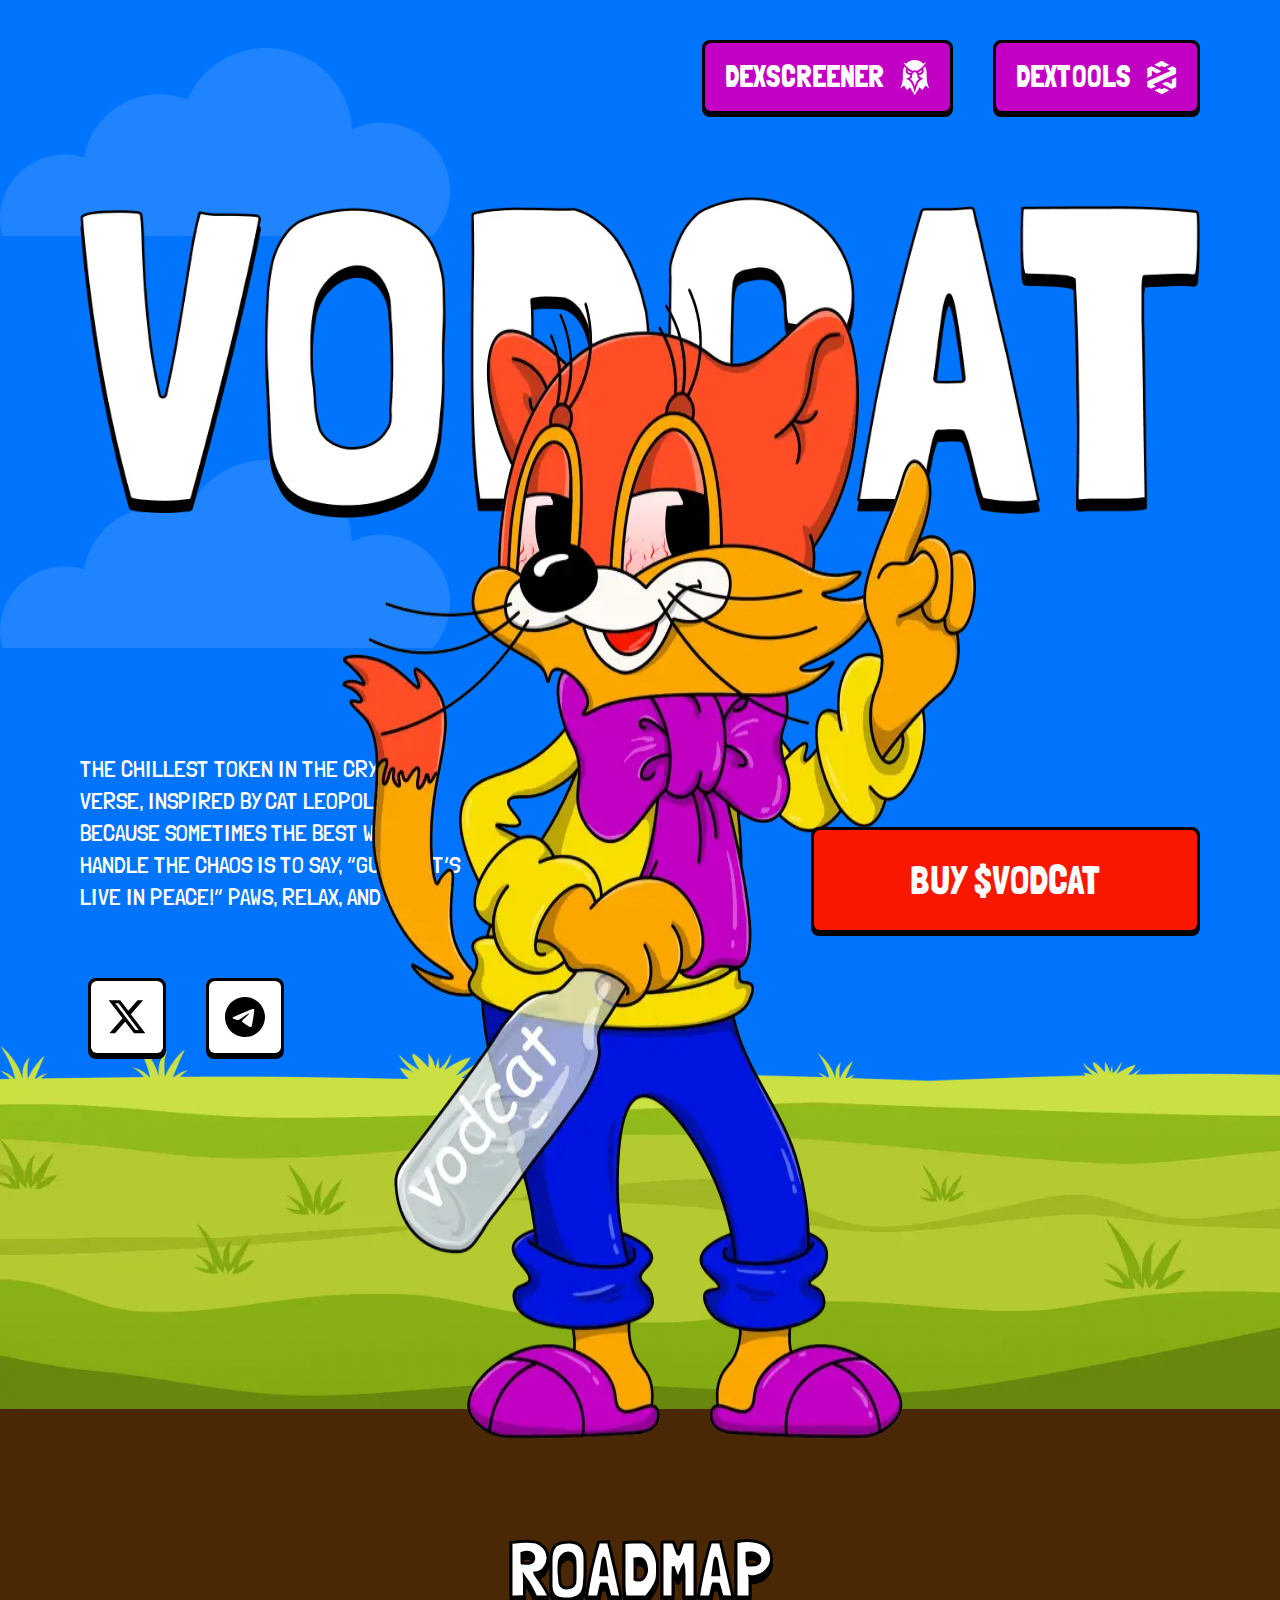
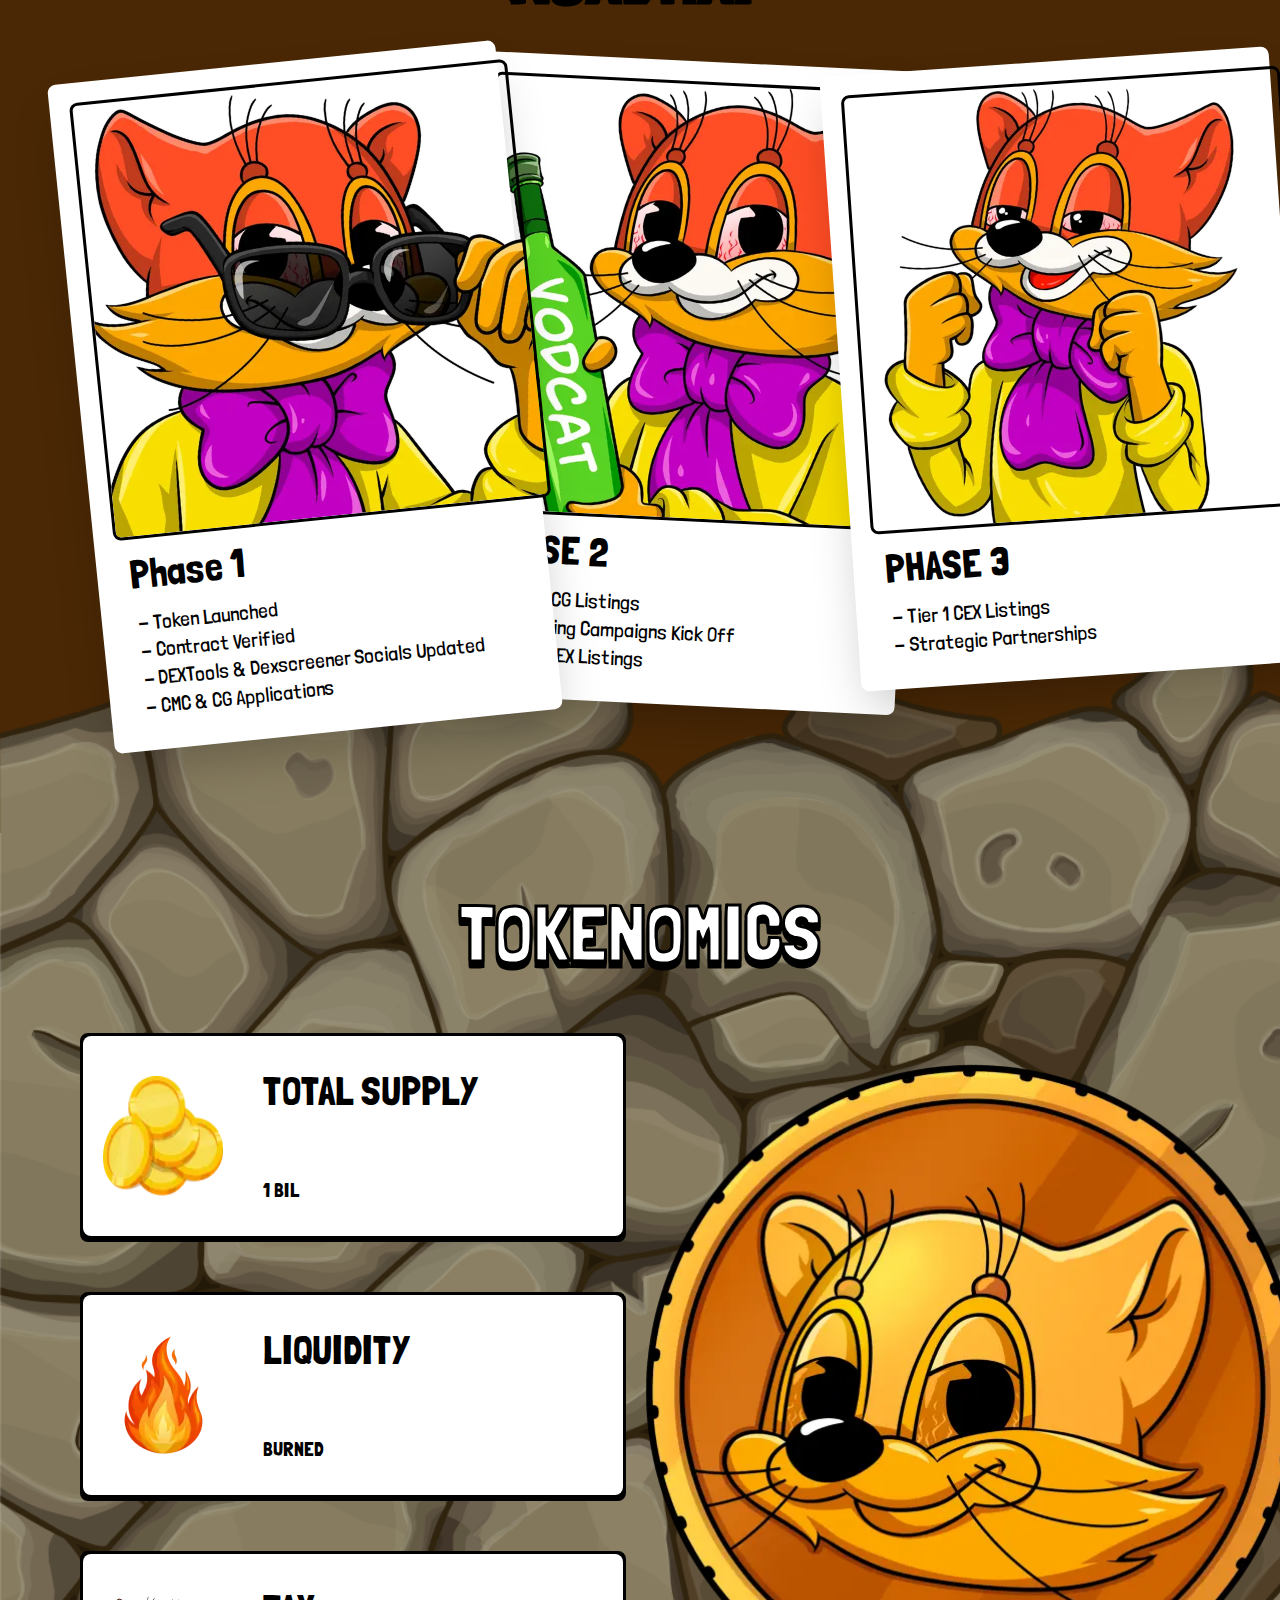
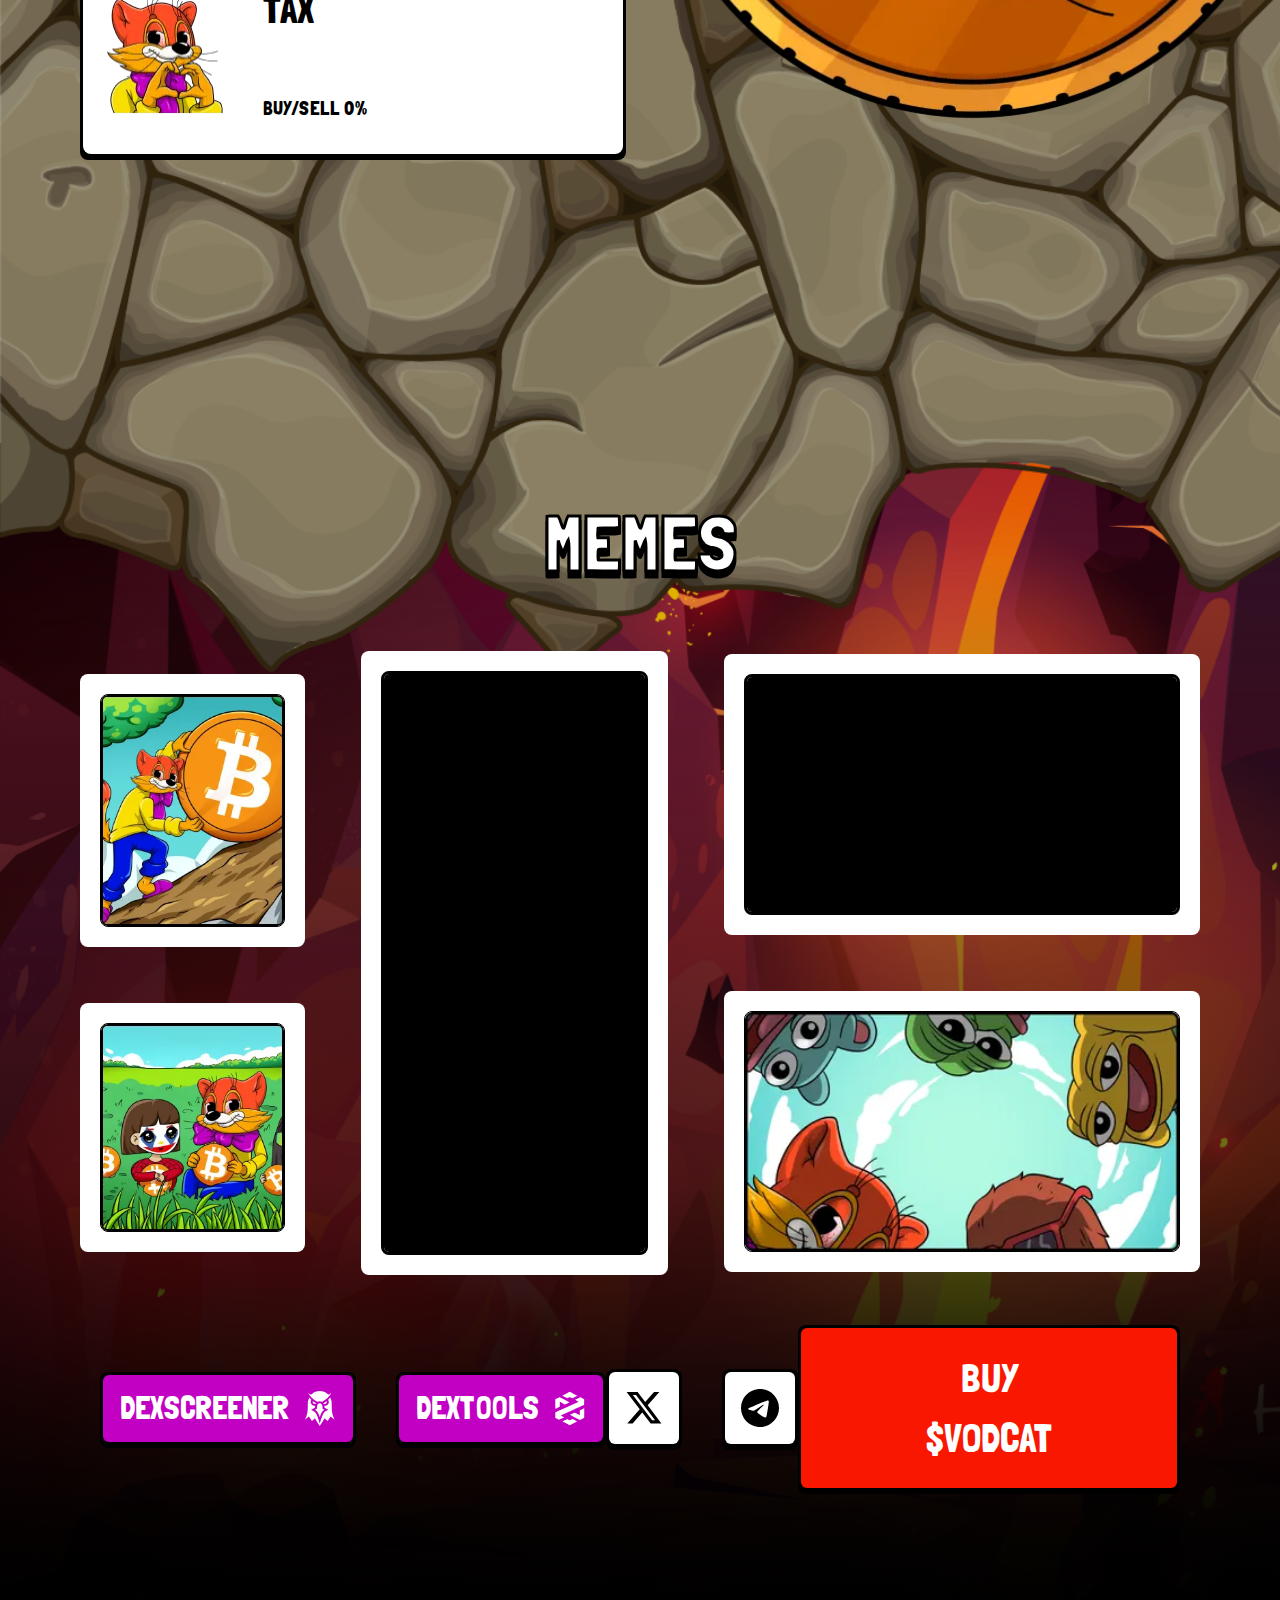
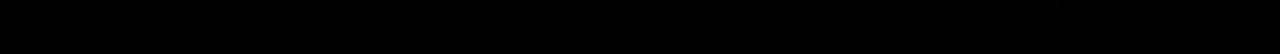
<file: index.html>
<!DOCTYPE html>
<html lang="en">
  <head>
    <meta charset="utf-8" />
    <meta name="viewport" content="width=device-width, initial-scale=1" />
    <link
      rel="preload"
      href="/_next/static/media/4006fd78dda1f23e-s.p.woff2"
      as="font"
      crossorigin=""
      type="font/woff2"
    />
    <link
      rel="preload"
      href="/_next/static/media/7a116bc736d7e8ca-s.p.woff2"
      as="font"
      crossorigin=""
      type="font/woff2"
    />
    <link
      rel="stylesheet"
      href="/_next/static/css/e3f47611c3e66ba5.css"
      data-precedence="next"
    />
    <link
      rel="preload"
      as="script"
      fetchPriority="low"
      href="/_next/static/chunks/webpack-766b914ae7e9a74c.js"
    />
    <script
      src="/_next/static/chunks/fd9d1056-62aaf4b921c84028.js"
      async=""
    ></script>
    <script src="/_next/static/chunks/23-fa1e6a3406297a1d.js" async=""></script>
    <script
      src="/_next/static/chunks/main-app-f73cdb3bce740b12.js"
      async=""
    ></script>
    <script
      src="/_next/static/chunks/678-2136836774fc4d6c.js"
      async=""
    ></script>
    <script
      src="/_next/static/chunks/app/page-56ac1a934164b72a.js"
      async=""
    ></script>
    <title>$VODCAT - PAWS, RELAX AND HODL</title>
    <link rel="icon" href="/favicon.ico" type="image/x-icon" sizes="16x16" />
    <meta name="next-size-adjust" />
    <script
      src="/_next/static/chunks/polyfills-78c92fac7aa8fdd8.js"
      nomodule=""
    ></script>
  </head>
  <body class="__variable_44976d antialiased">
    <main
      class="flex flex-col items-center bg-white font-londrina min-h-screen justify-start w-screen h-full"
    >
      <article
        class="flex relative flex-col items-center pt-5 md:pt-10 w-full bg-customBlue"
      >
        <header
          class="flex w-full justify-end lg:justify-between container z-20"
        >
          <div
            class="gap-x-5 xl:gap-x-10 text-lg lg:text-2xl xl:text-3xl hidden lg:flex"
          >
          </div>
          <div
            class="gap-x-5 xl:gap-x-10 text-lg lg:text-2xl xl:text-3xl hidden lg:flex"
          >
            <a
              href="https://dexscreener.com/ethereum/0xComingSoon"
              target="_blank"
              rel="noopener noreferrer"
              ><div
                class="rounded-lg bg-black border-black border-[3px] border-b-[6px]"
              >
                <button
                  class="flex text-center cursor-pointer justify-center items-center rounded-md uppercase w-full hover:brightness-90 bg-customPurple text-white py-3 px-4 xl:py-4 xl:px-5"
                >
                  Dexscreener<img
                    alt="dexscreener"
                    loading="lazy"
                    width="30"
                    height="35"
                    decoding="async"
                    data-nimg="1"
                    class="ml-2 xl:ml-4 h-[30px] xl:w-[30px] xl:h-[35px]"
                    style="color: transparent"
                    src="/icons/screener.svg"
                  />
                </button></div></a
            ><a
              href="https://www.dextools.io/app/en/ether/pair-explorer/0xComingSoon"
              target="_blank"
              rel="noopener noreferrer"
              ><div
                class="rounded-lg bg-black border-black border-[3px] border-b-[6px]"
              >
                <button
                  class="flex text-center cursor-pointer justify-center items-center rounded-md uppercase w-full hover:brightness-90 bg-customPurple text-white py-3 px-4 xl:py-4 xl:px-5"
                >
                  Dextools<img
                    alt="dextools"
                    loading="lazy"
                    width="30"
                    height="35"
                    decoding="async"
                    data-nimg="1"
                    class="ml-2 xl:ml-4 h-[30px] xl:w-[30px] xl:h-[35px]"
                    style="color: transparent"
                    src="/icons/tools.svg"
                  />
                </button></div
            ></a>
          </div>
          <div class="flex lg:hidden">
            <div
              class="rounded-lg bg-black border-black border-[3px] border-b-[6px]"
            >
              <button
                class="flex text-center cursor-pointer justify-center items-center rounded-md uppercase w-full hover:brightness-90 bg-customYellow text-black py-3 px-4 xl:py-4 xl:px-5"
              >
                Info
              </button>
            </div>
          </div>
        </header>
        <section
          class="w-full z-10 flex flex-col items-start justify-start container"
        >
          <div
            class="mt-2 lg:mt-10 xl:mt-20 w-full h-[200px] md:h-[300px] lg:h-[500px] relative z-10"
          >
            <img
              alt="VODCAT"
              loading="lazy"
              decoding="async"
              data-nimg="fill"
              style="
                position: absolute;
                height: 100%;
                width: 100%;
                left: 0;
                top: 0;
                right: 0;
                bottom: 0;
                object-fit: contain;
                color: transparent;
              "
              sizes="100vw"
              src="/hero/hero-text.png"
            />
          </div>
          <div
            class="flex w-full flex-col md:flex-row justify-between items-center mt-0 mf:mt-10 lg:mt-14 md:mb-[350px]"
          >
            <div class="flex flex-col">
              <p
                class="text-white text-xl xl:text-2xl uppercase font-light max-w-[300px] lg:max-w-[350px] xl:max-w-[400px]"
              >
              - Token Launched
              - Contract Verified
              - DEXTools & Dexscreener Socials Updated
              - CMC & CG Applications
              </p>
              <div
                class="mt-4 md:mt-[65px] ml-2 flex justify-center md:justify-start gap-x-10"
              >
                <div
                  class="rounded-lg bg-black border-black border-[3px] border-b-[6px]"
                >
                  <a
                    href="https://x.com/vodcatcoinerc20"
                    target="_blank"
                    rel="noopener noreferrer"
                    ><div class="bg-white rounded-md p-3 xl:p-4">
                      <img
                        alt="twitter"
                        loading="lazy"
                        width="40"
                        height="40"
                        decoding="async"
                        data-nimg="1"
                        class="w-[30px] h-[30px] xl:w-[40px] xl:h-[40px]"
                        style="color: transparent"
                        src="/icons/twitter.svg"
                      /></div
                  ></a>
                </div>
                <div
                  class="rounded-lg bg-black border-black border-[3px] border-b-[6px]"
                >
                  <a
                    href="https://t.me/vodcat_channel"
                    target="_blank"
                    rel="noopener noreferrer"
                    ><div class="bg-white rounded-md p-3 xl:p-4">
                      <img
                        alt="telegram"
                        loading="lazy"
                        width="40"
                        height="40"
                        decoding="async"
                        data-nimg="1"
                        class="w-[30px] h-[30px] xl:w-[40px] xl:h-[40px]"
                        style="color: transparent"
                        src="/icons/telegram.svg"
                      /></div
                  ></a>
                </div>
              </div>
            </div>
            <div class="mb-[50px] mt-6 md:mt-0 z-30">
              <a
                href="https://app.uniswap.org/swap?inputCurrency=ETH"
                target="_blank"
                rel="noopener noreferrer"
                ><div
                  class="rounded-lg bg-black border-black border-[3px] border-b-[6px]"
                >
                  <button
                    class="flex text-center cursor-pointer justify-center items-center rounded-md uppercase w-full hover:brightness-90 bg-customRed text-white py-3 md:py-4 xl:py-5 px-10 md:px-14 xl:px-24 text-[24px] md:text-[30px] xl:text-[40px]"
                  >
                    Buy $VODCAT
                  </button>
                </div></a
              >
            </div>
          </div>
          <img
            alt="cat"
            loading="lazy"
            width="1000"
            height="1200"
            decoding="async"
            data-nimg="1"
            class="absolute z-20 hidden lg:flex w-[750px] h-[900px] xl:w-[1000px] xl:h-[1200px] top-[270px] left-1/2 transform -translate-x-1/2"
            style="color: transparent"
            src="/hero/hero.png"
          />
        </section>
        <div class="absolute w-screen h-[1000px] overflow-hidden">
          <div class="relative w-full h-full">
            <img
              alt="Moving Cloud"
              loading="lazy"
              width="450"
              height="225"
              decoding="async"
              data-nimg="1"
              class="absolute top-2 opacity-30 animate-cloud-move"
              style="color: transparent"
              src="/hero/cloud.png"
            /><img
              alt="Moving Cloud"
              loading="lazy"
              width="450"
              height="225"
              decoding="async"
              data-nimg="1"
              class="absolute top-2 animate-cloud-move delay-10000 transform translate-x-[100vw]"
              style="color: transparent"
              src="/hero/cloud.png"
            /><img
              alt="Moving Cloud"
              loading="lazy"
              width="450"
              height="225"
              decoding="async"
              data-nimg="1"
              class="absolute top-[420px] opacity-30 delay-3000 animate-cloud-move"
              style="color: transparent"
              src="/hero/cloud.png"
            /><img
              alt="Moving Cloud"
              loading="lazy"
              width="450"
              height="225"
              decoding="async"
              data-nimg="1"
              class="absolute top-[420px] animate-cloud-move delay-13000 transform translate-x-[100vw]"
              style="color: transparent"
              src="/hero/cloud.png"
            /><img
              alt="Moving Cloud"
              loading="lazy"
              width="450"
              height="225"
              decoding="async"
              data-nimg="1"
              class="absolute hidden md:flex top-[770px] opacity-30 delay-5000 animate-cloud-move transform translate-x-[100vw]"
              style="color: transparent"
              src="/hero/cloud.png"
            /><img
              alt="Moving Cloud"
              loading="lazy"
              width="450"
              height="225"
              decoding="async"
              data-nimg="1"
              class="absolute hidden md:flex top-[770px] animate-cloud-move delay-15000 transform translate-x-[100vw]"
              style="color: transparent"
              src="/hero/cloud.png"
            />
          </div>
        </div>
        <img
          alt="grass"
          loading="lazy"
          width="2000"
          height="600"
          decoding="async"
          data-nimg="1"
          class="absolute bottom-0 w-screen"
          style="color: transparent"
          src="/bg/bg1-2.png"
        />
      </article>
      <!-- <article
        class="flex items-center -mt-[80px] flex-col pt-10 w-full md:h-[1000px] bg-customBrown bg-no-repeat"
        style="
          background-image: url(&#x27;/bg/bg3.png&#x27;),
            url(&#x27;/bg/bg3b.png&#x27;);
          background-size: cover;
          background-position: top, top right;
        "
      >
        <section
          class="flex flex-col items-center justify-center mt-[60px] container"
        >
          <h1
            class="uppercase text-center text-[55px] md:text-[80px] text-stroke text-white"
          >
            Vodcat live chart
          </h1>
          <div class="rounded-lg w-full mt-4 md:mt-0">
            <div
              class="h-auto w-full bg-white p-2 md:p-5 mb-12 md:mb-0 rounded-lg overflow-hidden"
            >
              <iframe
                id="dextools-widget"
                title="DEXTools Trading Chart"
                width="100%"
                height="auto"
                style="
                  border-radius: 10px;
                  border: 3px solid black;
                  min-height: 400px;
                "
                src="https://www.dextools.io/widget-chart/en/solana/pe-light/479ekZizdwB756KbtW3jeMAQ8p6ozKiX6XXKsihDYFRv?theme=light&amp;chartType=2&amp;chartResolution=30&amp;drawingToolbars=false"
              ></iframe>
            </div>
          </div>
        </section>
      </article> -->
      <article
        class="flex items-center flex-col pt-4 md:pt-10 pb-[100px] w-full bg-customBrown bg-no-repeat"
      >
        <section
          class="flex flex-col items-center justify-center lg:mt-[60px] z-20 container"
        >
          <h1
            class="uppercase text-center text-[55px] md:text-[80px] text-stroke text-white"
          >
            Roadmap
          </h1>
          <div
            class="grid grid-cols-1 lg:grid-cols-3 gap-y-5 lg:gap-y-0 lg:gap-x-5 auto-rows-auto mt-8"
          >
            <div
              style="z-index: 10"
              class="bg-white text-black shadow-2xl self-start rounded-lg p-3 xl:p-5 flex flex-col w-[350px] xl:w-[450px]"
            >
              <div
                class="relative border-[3px] border-black overflow-hidden transition-all duration-300 hover:bg-customBlue rounded-lg h-[340px] xl:w-[440px] xl:h-[440px]"
              >
                <img
                  alt="Burn at 1M MC"
                  loading="lazy"
                  width="440"
                  height="440"
                  decoding="async"
                  data-nimg="1"
                  class="absolute top-0 z-20 w-full h-full"
                  style="color: transparent"
                  src="/roadmap/road1.png"
                /><img
                  alt="Moving Cloud"
                  loading="lazy"
                  width="225"
                  height="112"
                  decoding="async"
                  data-nimg="1"
                  class="z-0 top-12 opacity-30 transition-transform duration-500 ease-in-out translate-x-[450px] opacity-0"
                  style="color: transparent"
                  src="/hero/cloud.png"
                /><img
                  alt="Moving Cloud"
                  loading="lazy"
                  width="225"
                  height="112"
                  decoding="async"
                  data-nimg="1"
                  class="absolute top-[200px] left-0 transition-transform duration-500 ease-in-out -translate-x-[225px] opacity-0"
                  style="color: transparent"
                  src="/hero/cloud.png"
                />
              </div>
              <h1 class="px-3 text-[30px] xl:text-[40px] my-[5px]">
                PHASE 1
              </h1>
              <p class="px-3 font-light text-lg xl:text-xl mb-[10px]">
                - Token Launched
                - Contract Verified
                - DEXTools & Dexscreener Socials Updated
                - CMC & CG Applications
              </p>
            </div>
            <div
              class="bg-white text-black shadow-2xl self-start rounded-lg p-3 xl:p-5 flex flex-col w-[350px] xl:w-[450px]"
            >
              <div
                class="relative border-[3px] border-black overflow-hidden transition-all duration-300 hover:bg-customBlue rounded-lg h-[340px] xl:w-[440px] xl:h-[440px]"
              >
                <img
                  alt="Burn at 5M MC"
                  loading="lazy"
                  width="440"
                  height="440"
                  decoding="async"
                  data-nimg="1"
                  class="absolute top-0 z-20 w-full h-full"
                  style="color: transparent"
                  src="/roadmap/road2.png"
                /><img
                  alt="Moving Cloud"
                  loading="lazy"
                  width="225"
                  height="112"
                  decoding="async"
                  data-nimg="1"
                  class="z-0 top-12 opacity-30 transition-transform duration-500 ease-in-out translate-x-[450px] opacity-0"
                  style="color: transparent"
                  src="/hero/cloud.png"
                /><img
                  alt="Moving Cloud"
                  loading="lazy"
                  width="225"
                  height="112"
                  decoding="async"
                  data-nimg="1"
                  class="absolute top-[200px] left-0 transition-transform duration-500 ease-in-out -translate-x-[225px] opacity-0"
                  style="color: transparent"
                  src="/hero/cloud.png"
                />
              </div>
              <h1 class="px-3 text-[30px] xl:text-[40px] my-[5px]">
                
PHASE 2
              </h1>
              <p class="px-3 font-light text-lg xl:text-xl mb-[10px]">
                - CMC & CG Listings
                - Marketing Campaigns Kick Off
                - Tier 2 CEX Listings
              </p>
            </div>
            <div
              class="bg-white text-black shadow-2xl self-start rounded-lg p-3 xl:p-5 flex flex-col w-[350px] xl:w-[450px]"
            >
              <div
                class="relative border-[3px] border-black overflow-hidden transition-all duration-300 hover:bg-customBlue rounded-lg h-[340px] xl:w-[440px] xl:h-[440px]"
              >
                <img
                  alt="Burn at 10M MC"
                  loading="lazy"
                  width="440"
                  height="440"
                  decoding="async"
                  data-nimg="1"
                  class="absolute top-0 z-20 w-full h-full"
                  style="color: transparent"
                  src="/roadmap/road3.png"
                /><img
                  alt="Moving Cloud"
                  loading="lazy"
                  width="225"
                  height="112"
                  decoding="async"
                  data-nimg="1"
                  class="z-0 top-12 opacity-30 transition-transform duration-500 ease-in-out translate-x-[450px] opacity-0"
                  style="color: transparent"
                  src="/hero/cloud.png"
                /><img
                  alt="Moving Cloud"
                  loading="lazy"
                  width="225"
                  height="112"
                  decoding="async"
                  data-nimg="1"
                  class="absolute top-[200px] left-0 transition-transform duration-500 ease-in-out -translate-x-[225px] opacity-0"
                  style="color: transparent"
                  src="/hero/cloud.png"
                />
              </div>
              <h1 class="px-3 text-[30px] xl:text-[40px] my-[5px]">
                PHASE 3
              </h1>
              <p class="px-3 font-light text-lg xl:text-xl mb-[10px]">
                - CMC & CG Listings
                - Marketing Campaigns Kick Off
                - Tier 2 CEX Listings
              </p>
            </div>
          </div>
        </section>
      </article>
      <article
        class="flex items-center z-10 -mt-[350px] md:-mt-[300px] flex-col md:pt-10 w-full bg-no-repeat bg-cover"
        style="background-image: url(&#x27;/bg/bg4.png&#x27;)"
      >
        <section
          class="flex flex-col items-center w-full h-[900px] xl:h-[1400px] container mt-[300px]"
        >
          <h1
            class="uppercase text-center text-[55px] md:text-[80px] text-stroke text-white"
          >
            Tokenomics
          </h1>
          <div
            class="flex justify-center lg:justify-between items-center w-full mt-10"
          >
            <div class="flex flex-col gap-y-[20px] md:gap-y-[50px]">
              <div
                class="rounded-lg bg-black border-black border-[3px] border-b-[6px]"
              >
                <div
                  class="bg-white hover:bg-customBlue flex px-2 md:px-3 xl:px-5 py-5 xl:py-10 rounded-lg text-black w-full md:w-[400px] xl:w-[540px]"
                >
                  <img
                    alt="supply"
                    loading="lazy"
                    width="120"
                    height="120"
                    decoding="async"
                    data-nimg="1"
                    class="w-[80px] h-[80px] xl:w-[120px] xl:h-[120px]"
                    style="color: transparent"
                    src="/tokenomics/supply.png"
                  />
                  <div
                    class="ml-5 xl:ml-10 flex flex-col justify-between uppercase"
                  >
                    <h1 class="text-[30px] xl:text-[40px] -mt-[15px]">
                      Total supply
                    </h1>
                    <p class="text-lg xl:text-xl text-left -mb-[8px]">1 bil</p>
                  </div>
                </div>
              </div>
              <div
                class="rounded-lg bg-black border-black border-[3px] border-b-[6px]"
              >
                <div
                  class="bg-white hover:bg-customBlue flex px-2 md:px-3 xl:px-5 py-5 xl:py-10 rounded-lg text-black w-full md:w-[400px] xl:w-[540px]"
                >
                  <img
                    alt="liquidity"
                    loading="lazy"
                    width="120"
                    height="120"
                    decoding="async"
                    data-nimg="1"
                    class="w-[80px] h-[80px] xl:w-[120px] xl:h-[120px]"
                    style="color: transparent"
                    src="/tokenomics/liquidity.png"
                  />
                  <div
                    class="ml-5 xl:ml-10 flex flex-col justify-between uppercase"
                  >
                    <h1 class="text-[30px] xl:text-[40px] -mt-[15px]">
                      Liquidity
                    </h1>
                    <p class="text-lg xl:text-xl text-left -mb-[8px]">Burned</p>
                  </div>
                </div>
              </div>
              <div
                class="rounded-lg bg-black border-black border-[3px] border-b-[6px]"
              >
                <div
                  class="bg-white hover:bg-customBlue flex px-2 md:px-3 xl:px-5 py-5 xl:py-10 rounded-lg text-black w-full md:w-[400px] xl:w-[540px]"
                >
                  <img
                    alt="tax"
                    loading="lazy"
                    width="120"
                    height="120"
                    decoding="async"
                    data-nimg="1"
                    class="w-[80px] h-[80px] xl:w-[120px] xl:h-[120px]"
                    style="color: transparent"
                    src="/tokenomics/tax.png"
                  />
                  <div
                    class="ml-5 xl:ml-10 flex flex-col justify-between uppercase"
                  >
                    <h1 class="text-[30px] xl:text-[40px] -mt-[15px]">Tax</h1>
                    <p class="text-lg xl:text-xl text-left -mb-[8px]">
                      BUY/SELL 0%
                    </p>
                  </div>
                </div>
              </div>
            </div>
            <img
              alt="token"
              loading="lazy"
              width="700"
              height="700"
              decoding="async"
              data-nimg="1"
              class="hidden lg:flex w-[450px] h-[450px] xl:w-[700px] xl:h-[700px]"
              style="color: transparent"
              src="/tokenomics/coin.png"
            />
          </div>
        </section>
      </article>
      <article
        class="flex items-center -mt-[360px] md:-mt-[230px] flex-col pt-10 w-full bg-customBrown bg-no-repeat bg-cover"
        style="
          background-image: linear-gradient(to bottom, transparent, black),
            url(&#x27;/bg/bg5.png&#x27;);
        "
      >
        <section class="flex flex-col items-center w-full container z-20">
          <h1
            class="uppercase text-center text-[55px] md:text-[80px] text-stroke text-white"
          >
            Memes
          </h1>
          <div class="flex flex-col items-center lg:flex-row gap-14 mt-12">
            <div
              class="bg-white relative hover:bg-customYellow p-5 rounded-lg w-[360px] h-[400px] md:w-[407px] md:h-[624px]"
            >
              <div
                class="absolute top-0 left-0 w-full h-full p-5 overflow-hidden"
              >
                <video
                  autoplay=""
                  playsinline=""
                  loop=""
                  muted=""
                  preload="none"
                  width="407"
                  height="624"
                  class="top-0 left-0 w-full h-full object-cover rounded-lg border-[3px] border-black"
                >
                  <source src="/memes/video3.mp4" type="video/mp4" class="" />
                  Your browser does not support the video tag.
                </video>
              </div>
            </div>
            <div class="flex flex-col space-y-14">
              <div
                class="bg-white relative hover:bg-customYellow p-5 rounded-lg w-[360px] h-[400px] md:w-[476px] md:h-[281px]"
              >
                <div
                  class="absolute top-0 left-0 w-full h-full p-5 overflow-hidden"
                >
                  <video
                    autoplay=""
                    playsinline=""
                    loop=""
                    muted=""
                    preload="none"
                    width="476"
                    height="281"
                    class="top-0 left-0 w-full h-full object-cover rounded-lg border-[3px] border-black"
                  >
                    <source src="/memes/video4.mp4" type="video/mp4" class="" />
                    Your browser does not support the video tag.
                  </video>
                </div>
              </div>
              <div class="bg-white hover:bg-customYellow p-5 rounded-lg">
                <img
                  alt="Image 3"
                  loading="lazy"
                  width="476"
                  height="163"
                  decoding="async"
                  data-nimg="1"
                  class="border border-black rounded-lg w-full"
                  style="color: transparent"
                  srcset="
                    /_next/image?url=%2Fmemes%2Fmeme5.png&amp;w=640&amp;q=75  1x,
                    /_next/image?url=%2Fmemes%2Fmeme5.png&amp;w=1080&amp;q=75 2x
                  "
                  src="/_next/image?url=%2Fmemes%2Fmeme5.png&amp;w=1080&amp;q=75"
                />
              </div>
            </div>
          </div>
          <footer
            class="flex flex-col items-center w-full xl:px-[20px] mt-[50px]"
          >
            <div
              class="flex flex-col gap-y-2 lg:gap-y-0 lg:flex-row justify-between items-center w-full"
            >
              <div
                class="flex gap-x-2 lg:gap-x-5 xl:gap-x-10 text-lg lg:text-2xl xl:text-[32px]"
              >
                <a
                  href="https://dexscreener.com/ethereum/0xComingSoon"
                  target="_blank"
                  rel="noopener noreferrer"
                  ><div
                    class="rounded-lg bg-black border-black border-[3px] border-b-[6px]"
                  >
                    <button
                      class="flex text-center cursor-pointer justify-center items-center rounded-md uppercase w-full hover:brightness-90 bg-customPurple text-white py-3 px-4 xl:py-4 xl:px-5"
                    >
                      Dexscreener<img
                        alt="dexscreener"
                        loading="lazy"
                        width="30"
                        height="35"
                        decoding="async"
                        data-nimg="1"
                        class="ml-2 xl:ml-4 h-[30px] xl:w-[30px] xl:h-[35px]"
                        style="color: transparent"
                        src="/icons/screener.svg"
                      />
                    </button></div></a
                ><a
                  href="https://www.dextools.io/app/en/ether/pair-explorer/0xComingSoon"
                  target="_blank"
                  rel="noopener noreferrer"
                  ><div
                    class="rounded-lg bg-black border-black border-[3px] border-b-[6px]"
                  >
                    <button
                      class="flex text-center cursor-pointer justify-center items-center rounded-md uppercase w-full hover:brightness-90 bg-customPurple text-white py-3 px-4 xl:py-4 xl:px-5"
                    >
                      Dextools<img
                        alt="dextools"
                        loading="lazy"
                        width="30"
                        height="35"
                        decoding="async"
                        data-nimg="1"
                        class="ml-2 xl:ml-4 h-[30px] xl:w-[30px] xl:h-[35px]"
                        style="color: transparent"
                        src="/icons/tools.svg"
                      />
                    </button></div
                ></a>
              </div>
              <div class="flex gap-x-2 lg:gap-x-5 xl:gap-x-10">
                <div
                  class="rounded-lg bg-black border-black border-[3px] border-b-[6px]"
                >
                  <a
                    href="https://x.com/vodcatcoinerc20"
                    target="_blank"
                    rel="noopener noreferrer"
                    ><div class="bg-white rounded-md p-3 xl:p-4">
                      <img
                        alt="twitter"
                        loading="lazy"
                        width="40"
                        height="40"
                        decoding="async"
                        data-nimg="1"
                        class="w-[30px] h-[30px] xl:w-[40px] xl:h-[40px]"
                        style="color: transparent"
                        src="/icons/twitter.svg"
                      /></div
                  ></a>
                </div>
                <div
                  class="rounded-lg bg-black border-black border-[3px] border-b-[6px]"
                >
                  <a
                    href="https://t.me/vodcat_channel"
                    target="_blank"
                    rel="noopener noreferrer"
                    ><div class="bg-white rounded-md p-3 xl:p-4">
                      <img
                        alt="telegram"
                        loading="lazy"
                        width="40"
                        height="40"
                        decoding="async"
                        data-nimg="1"
                        class="w-[30px] h-[30px] xl:w-[40px] xl:h-[40px]"
                        style="color: transparent"
                        src="/icons/telegram.svg"
                      /></div
                  ></a>
                </div>
              </div>
              <a
                href="https://app.uniswap.org/swap?inputCurrency=ETH"
                target="_blank"
                rel="noopener noreferrer"
                ><div
                  class="rounded-lg bg-black border-black border-[3px] border-b-[6px]"
                >
                  <button
                    class="flex text-center cursor-pointer justify-center items-center rounded-md uppercase w-full hover:brightness-90 bg-customRed text-white py-4 xl:py-5 px-14 xl:px-24 text-[24px] lg:text-[30px] xl:text-[40px]"
                  >
                    Buy $VODCAT
                  </button>
                </div></a
              >
            </div>
          </footer>
        </section>
      </article>
    </main>
    <script
      src="/_next/static/chunks/webpack-766b914ae7e9a74c.js"
      async=""
    ></script>
    <script>
      (self.__next_f = self.__next_f || []).push([0]);
      self.__next_f.push([2, null]);
    </script>
    <script>
      self.__next_f.push([
        1,
        '1:HL["/_next/static/media/4006fd78dda1f23e-s.p.woff2","font",{"crossOrigin":"","type":"font/woff2"}]\n2:HL["/_next/static/media/7a116bc736d7e8ca-s.p.woff2","font",{"crossOrigin":"","type":"font/woff2"}]\n3:HL["/_next/static/css/e3f47611c3e66ba5.css","style"]\n',
      ]);
    </script>
    <script>
      self.__next_f.push([
        1,
        '4:I[5751,[],""]\n6:I[8100,["678","static/chunks/678-2136836774fc4d6c.js","931","static/chunks/app/page-56ac1a934164b72a.js"],"Header"]\n7:I[8173,["678","static/chunks/678-2136836774fc4d6c.js","931","static/chunks/app/page-56ac1a934164b72a.js"],"Image"]\n8:I[6278,["678","static/chunks/678-2136836774fc4d6c.js","931","static/chunks/app/page-56ac1a934164b72a.js"],"Chart"]\n9:I[2740,["678","static/chunks/678-2136836774fc4d6c.js","931","static/chunks/app/page-56ac1a934164b72a.js"],"RoadmapItem"]\na:I[4978,["678","static/chunks/678-2136836774fc4d6c.js","931","static/chunks/app/page-56ac1a934164b72a.js"],"Memes"]\nb:I[9275,[],""]\nc:I[1343,[],""]\ne:I[6130,[],""]\nf:[]\n',
      ]);
    </script>
    <script>
      self.__next_f.push([
        1,
        '0:["$","$L4",null,{"buildId":"SmZd83mG2lYtb-VsWcriJ","assetPrefix":"","urlParts":["",""],"initialTree":["",{"children":["__PAGE__",{}]},"$undefined","$undefined",true],"initialSeedData":["",{"children":["__PAGE__",{},[["$L5",["$","main",null,{"className":"flex flex-col items-center bg-white font-londrina min-h-screen justify-start w-screen h-full","children":[["$","article",null,{"className":"flex relative flex-col items-center pt-5 md:pt-10 w-full bg-customBlue","children":[["$","$L6",null,{}],[["$","section",null,{"className":"w-full z-10 flex flex-col items-start justify-start container","children":[["$","div",null,{"className":"mt-2 lg:mt-10 xl:mt-20 w-full h-[200px] md:h-[300px] lg:h-[500px] relative z-10","children":["$","img",null,{"src":"/hero/hero-text.png","alt":"VODCAT","layout":"fill","objectFit":"contain"}]}],["$","div",null,{"className":"flex w-full flex-col md:flex-row justify-between items-center mt-0 mf:mt-10 lg:mt-14 md:mb-[350px]","children":[["$","div",null,{"className":"flex flex-col","children":[["$","p",null,{"className":"text-white text-xl xl:text-2xl uppercase font-light max-w-[300px] lg:max-w-[350px] xl:max-w-[400px]","children":"The chillest token in the crypto verse, inspired by Cat Leopold - because sometimes the best way to handle the chaos is to say, ”Guys, let’s live in peace!” Paws, relax, and hodl"}],["$","div",null,{"className":"mt-4 md:mt-[65px] ml-2 flex justify-center md:justify-start gap-x-10","children":[["$","div",null,{"className":"rounded-lg bg-black border-black border-[3px] border-b-[6px]","children":["$","a",null,{"href":"https://x.com/vodcatcoinerc20","target":"_blank","rel":"noopener noreferrer","children":["$","div",null,{"className":"bg-white rounded-md p-3 xl:p-4","children":["$","$L7",null,{"src":"/icons/twitter.svg","alt":"twitter","width":40,"height":40,"className":"w-[30px] h-[30px] xl:w-[40px] xl:h-[40px]"}]}]}]}],["$","div",null,{"className":"rounded-lg bg-black border-black border-[3px] border-b-[6px]","children":["$","a",null,{"href":"https://t.me/vodcat_channel","target":"_blank","rel":"noopener noreferrer","children":["$","div",null,{"className":"bg-white rounded-md p-3 xl:p-4","children":["$","$L7",null,{"src":"/icons/telegram.svg","alt":"telegram","width":40,"height":40,"className":"w-[30px] h-[30px] xl:w-[40px] xl:h-[40px]"}]}]}]}]]}]]}],["$","div",null,{"className":"mb-[50px] mt-6 md:mt-0 z-30","children":["$","a",null,{"href":"https://app.uniswap.org/swap?inputCurrency=ETH","target":"_blank","rel":"noopener noreferrer","children":["$","div",null,{"className":"rounded-lg bg-black border-black border-[3px] border-b-[6px]","children":["$","button",null,{"className":"flex text-center cursor-pointer justify-center items-center rounded-md uppercase w-full hover:brightness-90 bg-customRed text-white py-3 md:py-4 xl:py-5 px-10 md:px-14 xl:px-24 text-[24px] md:text-[30px] xl:text-[40px]","children":["Buy $VODCAT",false,false]}]}]}]}]]}],["$","img",null,{"src":"/hero/hero.png","alt":"cat","width":1000,"height":1200,"className":"absolute z-20 hidden lg:flex w-[750px] h-[900px] xl:w-[1000px] xl:h-[1200px] top-[270px] left-1/2 transform -translate-x-1/2"}]]}],["$","div",null,{"className":"absolute w-screen h-[1000px] overflow-hidden","children":["$","div",null,{"className":"relative w-full h-full ","children":[["$","img",null,{"src":"/hero/cloud.png","alt":"Moving Cloud","width":450,"height":225,"className":"absolute top-2 opacity-30 animate-cloud-move"}],["$","img",null,{"src":"/hero/cloud.png","alt":"Moving Cloud","width":450,"height":225,"className":"absolute top-2 animate-cloud-move delay-10000 transform translate-x-[100vw]"}],["$","img",null,{"src":"/hero/cloud.png","alt":"Moving Cloud","width":450,"height":225,"className":"absolute top-[420px] opacity-30 delay-3000 animate-cloud-move"}],["$","img",null,{"src":"/hero/cloud.png","alt":"Moving Cloud","width":450,"height":225,"className":"absolute top-[420px] animate-cloud-move delay-13000 transform translate-x-[100vw]"}],["$","img",null,{"src":"/hero/cloud.png","alt":"Moving Cloud","width":450,"height":225,"className":"absolute hidden md:flex top-[770px] opacity-30 delay-5000 animate-cloud-move transform translate-x-[100vw]"}],["$","img",null,{"src":"/hero/cloud.png","alt":"Moving Cloud","width":450,"height":225,"className":"absolute hidden md:flex top-[770px] animate-cloud-move delay-15000 transform translate-x-[100vw]"}]]}]}]],["$","img",null,{"src":"/bg/bg1-2.png","className":"absolute bottom-0 w-screen","alt":"grass","width":2000,"height":600}]]}],["$","article",null,{"className":"flex items-center flex-col pt-4 md:pt-10 pb-[100px] w-full bg-customBrown bg-no-repeat","children":["$","section",null,{"className":"flex flex-col items-center justify-center lg:mt-[60px] z-20 container","children":[["$","h1",null,{"className":"uppercase text-center text-[55px] md:text-[80px] text-stroke text-white","children":"Roadmap"}],["$","div",null,{"className":"grid grid-cols-1 lg:grid-cols-3 gap-y-5 lg:gap-y-0 lg:gap-x-5 auto-rows-auto mt-8","children":[["$","$L9","0",{"title":"Phase 1","description":" - Token Launched \\n - Contract Verified \\n - DEXTools & Dexscreener Socials Updated \\n - CMC & CG Applications","img":"/roadmap/road1.png","rotation":-5.84,"zIndex":10}],["$","$L9","1",{"title":"PHASE 2","description":" - CMC & CG Listings \\n - Marketing Campaigns Kick Off \\n - Tier 2 CEX Listings","img":"/roadmap/road2.png","rotation":2.77}],["$","$L9","2",{"title":"PHASE 3","description":" - Tier 1 CEX Listings \\n - Strategic Partnerships","img":"/roadmap/road3.png","rotation":-3.96}]]}]]}]}],["$","article",null,{"className":"flex items-center z-10 -mt-[350px] md:-mt-[300px] flex-col md:pt-10 w-full bg-no-repeat bg-cover","style":{"backgroundImage":"url(\'/bg/bg4.png\')"},"children":["$","section",null,{"className":"flex flex-col items-center w-full h-[900px] xl:h-[1400px] container mt-[300px]","children":[["$","h1",null,{"className":"uppercase text-center text-[55px] md:text-[80px] text-stroke text-white","children":"Tokenomics"}],["$","div",null,{"className":"flex justify-center lg:justify-between items-center w-full mt-10","children":[["$","div",null,{"className":"flex flex-col gap-y-[20px] md:gap-y-[50px]","children":[["$","div",null,{"className":"rounded-lg bg-black border-black border-[3px] border-b-[6px]","children":["$","div",null,{"className":"bg-white hover:bg-customBlue flex px-2 md:px-3 xl:px-5 py-5 xl:py-10 rounded-lg text-black w-full md:w-[400px] xl:w-[540px]","children":[["$","img",null,{"src":"/tokenomics/supply.png","alt":"supply","width":120,"height":120,"className":"w-[80px] h-[80px] xl:w-[120px] xl:h-[120px]"}],["$","div",null,{"className":"ml-5 xl:ml-10 flex flex-col justify-between uppercase","children":[["$","h1",null,{"className":"text-[30px] xl:text-[40px] -mt-[15px]","children":"Total supply"}],["$","p",null,{"className":"text-lg xl:text-xl text-left -mb-[8px]","children":"1 bil"}]]}]]}]}],["$","div",null,{"className":"rounded-lg bg-black border-black border-[3px] border-b-[6px]","children":["$","div",null,{"className":"bg-white hover:bg-customBlue flex px-2 md:px-3 xl:px-5 py-5 xl:py-10 rounded-lg text-black w-full md:w-[400px] xl:w-[540px]","children":[["$","img",null,{"src":"/tokenomics/liquidity.png","alt":"liquidity","width":120,"height":120,"className":"w-[80px] h-[80px] xl:w-[120px] xl:h-[120px]"}],["$","div",null,{"className":"ml-5 xl:ml-10 flex flex-col justify-between uppercase","children":[["$","h1",null,{"className":"text-[30px] xl:text-[40px] -mt-[15px]","children":"Liquidity"}],["$","p",null,{"className":"text-lg xl:text-xl text-left -mb-[8px]","children":"Burned"}]]}]]}]}],["$","div",null,{"className":"rounded-lg bg-black border-black border-[3px] border-b-[6px]","children":["$","div",null,{"className":"bg-white hover:bg-customBlue flex px-2 md:px-3 xl:px-5 py-5 xl:py-10 rounded-lg text-black w-full md:w-[400px] xl:w-[540px]","children":[["$","img",null,{"src":"/tokenomics/tax.png","alt":"tax","width":120,"height":120,"className":"w-[80px] h-[80px] xl:w-[120px] xl:h-[120px]"}],["$","div",null,{"className":"ml-5 xl:ml-10 flex flex-col justify-between uppercase","children":[["$","h1",null,{"className":"text-[30px] xl:text-[40px] -mt-[15px]","children":"Tax"}],["$","p",null,{"className":"text-lg xl:text-xl text-left -mb-[8px]","children":"BUY/SELL 0%"}]]}]]}]}]]}],["$","img",null,{"src":"/tokenomics/coin.png","alt":"token","width":700,"height":700,"className":"hidden lg:flex w-[450px] h-[450px] xl:w-[700px] xl:h-[700px]"}]]}]]}]}],["$","article",null,{"className":"flex items-center -mt-[360px] md:-mt-[230px] flex-col pt-10 w-full bg-customBrown bg-no-repeat bg-cover","style":{"backgroundImage":"linear-gradient(to bottom, transparent, black), url(\'/bg/bg5.png\')"},"children":["$","$La",null,{}]}]]}],null],null],null]},[[[["$","link","0",{"rel":"stylesheet","href":"/_next/static/css/e3f47611c3e66ba5.css","precedence":"next","crossOrigin":"$undefined"}]],["$","html",null,{"lang":"en","children":["$","body",null,{"className":"__variable_44976d antialiased","children":["$","$Lb",null,{"parallelRouterKey":"children","segmentPath":["children"],"error":"$undefined","errorStyles":"$undefined","errorScripts":"$undefined","template":["$","$Lc",null,{}],"templateStyles":"$undefined","templateScripts":"$undefined","notFound":[["$","title",null,{"children":"404: This page could not be found."}],["$","div",null,{"style":{"fontFamily":"system-ui,\\"Segoe UI\\",Roboto,Helvetica,Arial,sans-serif,\\"Apple Color Emoji\\",\\"Segoe UI Emoji\\"","height":"100vh","textAlign":"center","display":"flex","flexDirection":"column","alignItems":"center","justifyContent":"center"},"children":["$","div",null,{"children":[["$","style",null,{"dangerouslySetInnerHTML":{"__html":"body{color:#000;background:#fff;margin:0}.next-error-h1{border-right:1px solid rgba(0,0,0,.3)}@media (prefers-color-scheme:dark){body{color:#fff;background:#000}.next-error-h1{border-right:1px solid rgba(255,255,255,.3)}}"}}],["$","h1",null,{"className":"next-error-h1","style":{"display":"inline-block","margin":"0 20px 0 0","padding":"0 23px 0 0","fontSize":24,"fontWeight":500,"verticalAlign":"top","lineHeight":"49px"},"children":"404"}],["$","div",null,{"style":{"display":"inline-block"},"children":["$","h2",null,{"style":{"fontSize":14,"fontWeight":400,"lineHeight":"49px","margin":0},"children":"This page could not be found."}]}]]}]}]],"notFoundStyles":[]}]}]}]],null],null],"couldBeIntercepted":false,"initialHead":[null,"$Ld"],"globalErrorComponent":"$e","missingSlots":"$Wf"}]\n',
      ]);
    </script>
    <script>
      self.__next_f.push([
        1,
        'd:[["$","meta","0",{"name":"viewport","content":"width=device-width, initial-scale=1"}],["$","meta","1",{"charSet":"utf-8"}],["$","title","2",{"children":"$$VODCAT - PAWS, RELAX AND HODL"}],["$","link","3",{"rel":"icon","href":"/favicon.ico","type":"image/x-icon","sizes":"16x16"}],["$","meta","4",{"name":"next-size-adjust"}]]\n5:null\n',
      ]);
    </script>
  </body>
</html>
</file>
<file: _next/static/css/e3f47611c3e66ba5.css>
@font-face{font-family:__Londrina_Solid_44976d;font-style:normal;font-weight:300;font-display:swap;src:url(/_next/static/media/7a116bc736d7e8ca-s.p.woff2) format("woff2");unicode-range:u+00??,u+0131,u+0152-0153,u+02bb-02bc,u+02c6,u+02da,u+02dc,u+0304,u+0308,u+0329,u+2000-206f,u+2074,u+20ac,u+2122,u+2191,u+2193,u+2212,u+2215,u+feff,u+fffd}@font-face{font-family:__Londrina_Solid_44976d;font-style:normal;font-weight:400;font-display:swap;src:url(/_next/static/media/4006fd78dda1f23e-s.p.woff2) format("woff2");unicode-range:u+00??,u+0131,u+0152-0153,u+02bb-02bc,u+02c6,u+02da,u+02dc,u+0304,u+0308,u+0329,u+2000-206f,u+2074,u+20ac,u+2122,u+2191,u+2193,u+2212,u+2215,u+feff,u+fffd}@font-face{font-family:__Londrina_Solid_Fallback_44976d;src:local("Arial");ascent-override:110.00%;descent-override:27.70%;line-gap-override:0.00%;size-adjust:85.91%}.__className_44976d{font-family:__Londrina_Solid_44976d,__Londrina_Solid_Fallback_44976d;font-style:normal}.__variable_44976d{--font-londrina:"__Londrina_Solid_44976d","__Londrina_Solid_Fallback_44976d"}

/*
! tailwindcss v3.4.10 | MIT License | https://tailwindcss.com
*/*,:after,:before{box-sizing:border-box;border:0 solid #e5e7eb}:after,:before{--tw-content:""}:host,html{line-height:1.5;-webkit-text-size-adjust:100%;-moz-tab-size:4;tab-size:4;font-family:ui-sans-serif,system-ui,sans-serif,Apple Color Emoji,Segoe UI Emoji,Segoe UI Symbol,Noto Color Emoji;font-feature-settings:normal;font-variation-settings:normal;-webkit-tap-highlight-color:transparent}body{margin:0;line-height:inherit}hr{height:0;color:inherit;border-top-width:1px}abbr:where([title]){text-decoration:underline dotted}h1,h2,h3,h4,h5,h6{font-size:inherit;font-weight:inherit}a{color:inherit;text-decoration:inherit}b,strong{font-weight:bolder}code,kbd,pre,samp{font-family:ui-monospace,SFMono-Regular,Menlo,Monaco,Consolas,Liberation Mono,Courier New,monospace;font-feature-settings:normal;font-variation-settings:normal;font-size:1em}small{font-size:80%}sub,sup{font-size:75%;line-height:0;position:relative;vertical-align:baseline}sub{bottom:-.25em}sup{top:-.5em}table{text-indent:0;border-color:inherit;border-collapse:collapse}button,input,optgroup,select,textarea{font-family:inherit;font-feature-settings:inherit;font-variation-settings:inherit;font-size:100%;font-weight:inherit;line-height:inherit;letter-spacing:inherit;color:inherit;margin:0;padding:0}button,select{text-transform:none}button,input:where([type=button]),input:where([type=reset]),input:where([type=submit]){-webkit-appearance:button;background-color:transparent;background-image:none}:-moz-focusring{outline:auto}:-moz-ui-invalid{box-shadow:none}progress{vertical-align:baseline}::-webkit-inner-spin-button,::-webkit-outer-spin-button{height:auto}[type=search]{-webkit-appearance:textfield;outline-offset:-2px}::-webkit-search-decoration{-webkit-appearance:none}::-webkit-file-upload-button{-webkit-appearance:button;font:inherit}summary{display:list-item}blockquote,dd,dl,figure,h1,h2,h3,h4,h5,h6,hr,p,pre{margin:0}fieldset{margin:0}fieldset,legend{padding:0}menu,ol,ul{list-style:none;margin:0;padding:0}dialog{padding:0}textarea{resize:vertical}input::placeholder,textarea::placeholder{opacity:1;color:#9ca3af}[role=button],button{cursor:pointer}:disabled{cursor:default}audio,canvas,embed,iframe,img,object,svg,video{display:block;vertical-align:middle}img,video{max-width:100%;height:auto}[hidden]{display:none}*,:after,:before{--tw-border-spacing-x:0;--tw-border-spacing-y:0;--tw-translate-x:0;--tw-translate-y:0;--tw-rotate:0;--tw-skew-x:0;--tw-skew-y:0;--tw-scale-x:1;--tw-scale-y:1;--tw-pan-x: ;--tw-pan-y: ;--tw-pinch-zoom: ;--tw-scroll-snap-strictness:proximity;--tw-gradient-from-position: ;--tw-gradient-via-position: ;--tw-gradient-to-position: ;--tw-ordinal: ;--tw-slashed-zero: ;--tw-numeric-figure: ;--tw-numeric-spacing: ;--tw-numeric-fraction: ;--tw-ring-inset: ;--tw-ring-offset-width:0px;--tw-ring-offset-color:#fff;--tw-ring-color:rgba(59,130,246,.5);--tw-ring-offset-shadow:0 0 #0000;--tw-ring-shadow:0 0 #0000;--tw-shadow:0 0 #0000;--tw-shadow-colored:0 0 #0000;--tw-blur: ;--tw-brightness: ;--tw-contrast: ;--tw-grayscale: ;--tw-hue-rotate: ;--tw-invert: ;--tw-saturate: ;--tw-sepia: ;--tw-drop-shadow: ;--tw-backdrop-blur: ;--tw-backdrop-brightness: ;--tw-backdrop-contrast: ;--tw-backdrop-grayscale: ;--tw-backdrop-hue-rotate: ;--tw-backdrop-invert: ;--tw-backdrop-opacity: ;--tw-backdrop-saturate: ;--tw-backdrop-sepia: ;--tw-contain-size: ;--tw-contain-layout: ;--tw-contain-paint: ;--tw-contain-style: }::backdrop{--tw-border-spacing-x:0;--tw-border-spacing-y:0;--tw-translate-x:0;--tw-translate-y:0;--tw-rotate:0;--tw-skew-x:0;--tw-skew-y:0;--tw-scale-x:1;--tw-scale-y:1;--tw-pan-x: ;--tw-pan-y: ;--tw-pinch-zoom: ;--tw-scroll-snap-strictness:proximity;--tw-gradient-from-position: ;--tw-gradient-via-position: ;--tw-gradient-to-position: ;--tw-ordinal: ;--tw-slashed-zero: ;--tw-numeric-figure: ;--tw-numeric-spacing: ;--tw-numeric-fraction: ;--tw-ring-inset: ;--tw-ring-offset-width:0px;--tw-ring-offset-color:#fff;--tw-ring-color:rgba(59,130,246,.5);--tw-ring-offset-shadow:0 0 #0000;--tw-ring-shadow:0 0 #0000;--tw-shadow:0 0 #0000;--tw-shadow-colored:0 0 #0000;--tw-blur: ;--tw-brightness: ;--tw-contrast: ;--tw-grayscale: ;--tw-hue-rotate: ;--tw-invert: ;--tw-saturate: ;--tw-sepia: ;--tw-drop-shadow: ;--tw-backdrop-blur: ;--tw-backdrop-brightness: ;--tw-backdrop-contrast: ;--tw-backdrop-grayscale: ;--tw-backdrop-hue-rotate: ;--tw-backdrop-invert: ;--tw-backdrop-opacity: ;--tw-backdrop-saturate: ;--tw-backdrop-sepia: ;--tw-contain-size: ;--tw-contain-layout: ;--tw-contain-paint: ;--tw-contain-style: }.container{width:100%}@media (min-width:640px){.container{max-width:640px}}@media (min-width:768px){.container{max-width:768px}}@media (min-width:1024px){.container{max-width:1024px}}@media (min-width:1280px){.container{max-width:1280px}}@media (min-width:1536px){.container{max-width:1536px}}.fixed{position:fixed}.absolute{position:absolute}.relative{position:relative}.inset-0{inset:0}.bottom-0{bottom:0}.left-0{left:0}.left-1\/2{left:50%}.top-0{top:0}.top-12{top:3rem}.top-2{top:.5rem}.top-\[200px\]{top:200px}.top-\[270px\]{top:270px}.top-\[420px\]{top:420px}.top-\[770px\]{top:770px}.z-0{z-index:0}.z-10{z-index:10}.z-20{z-index:20}.z-30{z-index:30}.z-50{z-index:50}.my-\[5px\]{margin-top:5px;margin-bottom:5px}.-mb-\[8px\]{margin-bottom:-8px}.-mt-\[15px\]{margin-top:-15px}.-mt-\[350px\]{margin-top:-350px}.-mt-\[360px\]{margin-top:-360px}.-mt-\[80px\]{margin-top:-80px}.mb-12{margin-bottom:3rem}.mb-\[10px\]{margin-bottom:10px}.mb-\[50px\]{margin-bottom:50px}.ml-2{margin-left:.5rem}.ml-5{margin-left:1.25rem}.mt-0{margin-top:0}.mt-10{margin-top:2.5rem}.mt-12{margin-top:3rem}.mt-2{margin-top:.5rem}.mt-4{margin-top:1rem}.mt-6{margin-top:1.5rem}.mt-8{margin-top:2rem}.mt-\[300px\]{margin-top:300px}.mt-\[50px\]{margin-top:50px}.mt-\[60px\]{margin-top:60px}.flex{display:flex}.grid{display:grid}.hidden{display:none}.h-\[1000px\]{height:1000px}.h-\[200px\]{height:200px}.h-\[30px\]{height:30px}.h-\[340px\]{height:340px}.h-\[400px\]{height:400px}.h-\[450px\]{height:450px}.h-\[80px\]{height:80px}.h-\[900px\]{height:900px}.h-auto{height:auto}.h-full{height:100%}.min-h-screen{min-height:100vh}.w-\[30px\]{width:30px}.w-\[350px\]{width:350px}.w-\[360px\]{width:360px}.w-\[450px\]{width:450px}.w-\[750px\]{width:750px}.w-\[80px\]{width:80px}.w-full{width:100%}.w-screen{width:100vw}.max-w-\[300px\]{max-width:300px}.-translate-x-1\/2{--tw-translate-x:-50%}.-translate-x-1\/2,.-translate-x-\[100px\]{transform:translate(var(--tw-translate-x),var(--tw-translate-y)) rotate(var(--tw-rotate)) skewX(var(--tw-skew-x)) skewY(var(--tw-skew-y)) scaleX(var(--tw-scale-x)) scaleY(var(--tw-scale-y))}.-translate-x-\[100px\]{--tw-translate-x:-100px}.-translate-x-\[225px\]{--tw-translate-x:-225px}.-translate-x-\[225px\],.translate-x-\[100vw\]{transform:translate(var(--tw-translate-x),var(--tw-translate-y)) rotate(var(--tw-rotate)) skewX(var(--tw-skew-x)) skewY(var(--tw-skew-y)) scaleX(var(--tw-scale-x)) scaleY(var(--tw-scale-y))}.translate-x-\[100vw\]{--tw-translate-x:100vw}.translate-x-\[200px\]{--tw-translate-x:200px}.translate-x-\[200px\],.translate-x-\[450px\]{transform:translate(var(--tw-translate-x),var(--tw-translate-y)) rotate(var(--tw-rotate)) skewX(var(--tw-skew-x)) skewY(var(--tw-skew-y)) scaleX(var(--tw-scale-x)) scaleY(var(--tw-scale-y))}.translate-x-\[450px\]{--tw-translate-x:450px}.transform{transform:translate(var(--tw-translate-x),var(--tw-translate-y)) rotate(var(--tw-rotate)) skewX(var(--tw-skew-x)) skewY(var(--tw-skew-y)) scaleX(var(--tw-scale-x)) scaleY(var(--tw-scale-y))}@keyframes moveCloud{0%{transform:translateX(100vw)}to{transform:translateX(-450px)}}.animate-cloud-move{animation:moveCloud 15s linear infinite}.cursor-not-allowed{cursor:not-allowed}.cursor-pointer{cursor:pointer}.auto-rows-auto{grid-auto-rows:auto}.grid-cols-1{grid-template-columns:repeat(1,minmax(0,1fr))}.flex-col{flex-direction:column}.items-start{align-items:flex-start}.items-center{align-items:center}.justify-start{justify-content:flex-start}.justify-end{justify-content:flex-end}.justify-center{justify-content:center}.justify-between{justify-content:space-between}.gap-14{gap:3.5rem}.gap-x-10{column-gap:2.5rem}.gap-x-2{column-gap:.5rem}.gap-x-5{column-gap:1.25rem}.gap-y-2{row-gap:.5rem}.gap-y-4{row-gap:1rem}.gap-y-5{row-gap:1.25rem}.gap-y-\[20px\]{row-gap:20px}.space-y-14>:not([hidden])~:not([hidden]){--tw-space-y-reverse:0;margin-top:calc(3.5rem * calc(1 - var(--tw-space-y-reverse)));margin-bottom:calc(3.5rem * var(--tw-space-y-reverse))}.self-start{align-self:flex-start}.overflow-hidden{overflow:hidden}.rounded-lg{border-radius:.5rem}.rounded-md{border-radius:.375rem}.border{border-width:1px}.border-\[3px\]{border-width:3px}.border-b-\[6px\]{border-bottom-width:6px}.border-black{--tw-border-opacity:1;border-color:rgb(0 0 0/var(--tw-border-opacity))}.bg-black{--tw-bg-opacity:1;background-color:rgb(0 0 0/var(--tw-bg-opacity))}.bg-customBlue{--tw-bg-opacity:1;background-color:rgb(0 116 253/var(--tw-bg-opacity))}.bg-customBrown{--tw-bg-opacity:1;background-color:rgb(74 40 5/var(--tw-bg-opacity))}.bg-customPurple{--tw-bg-opacity:1;background-color:rgb(194 0 195/var(--tw-bg-opacity))}.bg-customRed{--tw-bg-opacity:1;background-color:rgb(249 23 0/var(--tw-bg-opacity))}.bg-customYellow{--tw-bg-opacity:1;background-color:rgb(248 222 1/var(--tw-bg-opacity))}.bg-white{--tw-bg-opacity:1;background-color:rgb(255 255 255/var(--tw-bg-opacity))}.bg-opacity-50{--tw-bg-opacity:0.5}.bg-cover{background-size:cover}.bg-no-repeat{background-repeat:no-repeat}.object-cover{object-fit:cover}.p-2{padding:.5rem}.p-3{padding:.75rem}.p-5{padding:1.25rem}.p-6{padding:1.5rem}.px-10{padding-left:2.5rem;padding-right:2.5rem}.px-14{padding-left:3.5rem;padding-right:3.5rem}.px-2{padding-left:.5rem;padding-right:.5rem}.px-3{padding-left:.75rem;padding-right:.75rem}.px-4{padding-left:1rem;padding-right:1rem}.py-3{padding-top:.75rem;padding-bottom:.75rem}.py-4{padding-top:1rem;padding-bottom:1rem}.py-5{padding-top:1.25rem;padding-bottom:1.25rem}.pb-\[100px\]{padding-bottom:100px}.pt-10{padding-top:2.5rem}.pt-4{padding-top:1rem}.pt-5{padding-top:1.25rem}.text-left{text-align:left}.text-center{text-align:center}.font-londrina{font-family:var(--font-londrina),sans-serif}.text-2xl{font-size:1.5rem;line-height:2rem}.text-\[24px\]{font-size:24px}.text-\[30px\]{font-size:30px}.text-\[55px\]{font-size:55px}.text-lg{font-size:1.125rem}.text-lg,.text-xl{line-height:1.75rem}.text-xl{font-size:1.25rem}.font-light{font-weight:300}.uppercase{text-transform:uppercase}.text-black{--tw-text-opacity:1;color:rgb(0 0 0/var(--tw-text-opacity))}.text-red-500{--tw-text-opacity:1;color:rgb(239 68 68/var(--tw-text-opacity))}.text-white{--tw-text-opacity:1; color:rgb(255 255 255/var(--tw-text-opacity))}.antialiased{-webkit-font-smoothing:antialiased;-moz-osx-font-smoothing:grayscale}.opacity-0{opacity:0}.opacity-100{opacity:1}.opacity-30{opacity:.3}.opacity-60{opacity:.6}.shadow-2xl{--tw-shadow:0 25px 50px -12px rgba(0,0,0,.25);--tw-shadow-colored:0 25px 50px -12px var(--tw-shadow-color)}.shadow-2xl,.shadow-lg{box-shadow:var(--tw-ring-offset-shadow,0 0 #0000),var(--tw-ring-shadow,0 0 #0000),var(--tw-shadow)}.shadow-lg{--tw-shadow:0 10px 15px -3px rgba(0,0,0,.1),0 4px 6px -4px rgba(0,0,0,.1);--tw-shadow-colored:0 10px 15px -3px var(--tw-shadow-color),0 4px 6px -4px var(--tw-shadow-color)}.transition-all{transition-property:all;transition-timing-function:cubic-bezier(.4,0,.2,1);transition-duration:.15s}.transition-transform{transition-property:transform;transition-timing-function:cubic-bezier(.4,0,.2,1);transition-duration:.15s}.duration-300{transition-duration:.3s}.duration-500{transition-duration:.5s}.ease-in-out{transition-timing-function:cubic-bezier(.4,0,.2,1)}:root{--background:#fff;--foreground:#171717}@media (prefers-color-scheme:dark){:root{--background:#0a0a0a;--foreground:#ededed}}body{color:var(--foreground);background:var(--background);font-family:Arial,Helvetica,sans-serif}.text-stroke{-webkit-text-stroke:3px #000;filter:drop-shadow(0 6px 0 rgb(0 0 0/1))}.text-stroke-hard{-webkit-text-stroke:3px #000;filter:drop-shadow(0 12px 0 rgb(0 0 0/1))}.container{max-width:1600px;padding:0 80px}@media (max-width:768px){.container{padding:0 20px}}.delay-10000{animation-delay:10s}.delay-3000{animation-delay:3s}.delay-5000{animation-delay:5s}.delay-13000{animation-delay:13s}.delay-15000{animation-delay:15s}.hover\:bg-customBlue:hover{--tw-bg-opacity:1;background-color:rgb(0 116 253/var(--tw-bg-opacity))}.hover\:bg-customYellow:hover{--tw-bg-opacity:1;background-color:rgb(248 222 1/var(--tw-bg-opacity))}.hover\:brightness-90:hover{--tw-brightness:brightness(.9);filter:var(--tw-blur) var(--tw-brightness) var(--tw-contrast) var(--tw-grayscale) var(--tw-hue-rotate) var(--tw-invert) var(--tw-saturate) var(--tw-sepia) var(--tw-drop-shadow)}@media (min-width:768px){.md\:-mt-\[230px\]{margin-top:-230px}.md\:-mt-\[300px\]{margin-top:-300px}.md\:mb-0{margin-bottom:0}.md\:mb-\[350px\]{margin-bottom:350px}.md\:mt-0{margin-top:0}.md\:mt-\[65px\]{margin-top:65px}.md\:flex{display:flex}.md\:h-\[1000px\]{height:1000px}.md\:h-\[281px\]{height:281px}.md\:h-\[300px\]{height:300px}.md\:h-\[624px\]{height:624px}.md\:w-\[400px\]{width:400px}.md\:w-\[407px\]{width:407px}.md\:w-\[476px\]{width:476px}.md\:flex-row{flex-direction:row}.md\:justify-start{justify-content:flex-start}.md\:gap-y-\[50px\]{row-gap:50px}.md\:p-5{padding:1.25rem}.md\:px-14{padding-left:3.5rem;padding-right:3.5rem}.md\:px-3{padding-left:.75rem;padding-right:.75rem}.md\:py-4{padding-top:1rem;padding-bottom:1rem}.md\:pt-10{padding-top:2.5rem}.md\:text-\[30px\]{font-size:30px}.md\:text-\[80px\]{font-size:80px}}@media (min-width:1024px){.lg\:mt-10{margin-top:2.5rem}.lg\:mt-14{margin-top:3.5rem}.lg\:mt-\[60px\]{margin-top:60px}.lg\:flex{display:flex}.lg\:hidden{display:none}.lg\:h-\[500px\]{height:500px}.lg\:max-w-\[350px\]{max-width:350px}.lg\:grid-cols-3{grid-template-columns:repeat(3,minmax(0,1fr))}.lg\:flex-row{flex-direction:row}.lg\:justify-between{justify-content:space-between}.lg\:gap-x-5{column-gap:1.25rem}.lg\:gap-y-0{row-gap:0}.lg\:py-20{padding-top:5rem;padding-bottom:5rem}.lg\:text-2xl{font-size:1.5rem;line-height:2rem}.lg\:text-\[30px\]{font-size:30px}}@media (min-width:1280px){.xl\:ml-10{margin-left:2.5rem}.xl\:ml-4{margin-left:1rem}.xl\:mt-20{margin-top:5rem}.xl\:h-\[1200px\]{height:1200px}.xl\:h-\[120px\]{height:120px}.xl\:h-\[1400px\]{height:1400px}.xl\:h-\[35px\]{height:35px}.xl\:h-\[40px\]{height:40px}.xl\:h-\[440px\]{height:440px}.xl\:h-\[700px\]{height:700px}.xl\:w-\[1000px\]{width:1000px}.xl\:w-\[120px\]{width:120px}.xl\:w-\[30px\]{width:30px}.xl\:w-\[40px\]{width:40px}.xl\:w-\[440px\]{width:440px}.xl\:w-\[450px\]{width:450px}.xl\:w-\[540px\]{width:540px}.xl\:w-\[700px\]{width:700px}.xl\:max-w-\[400px\]{max-width:400px}.xl\:gap-x-10{column-gap:2.5rem}.xl\:p-4{padding:1rem}.xl\:p-5{padding:1.25rem}.xl\:px-24{padding-left:6rem;padding-right:6rem}.xl\:px-5{padding-left:1.25rem;padding-right:1.25rem}.xl\:px-\[20px\]{padding-left:20px;padding-right:20px}.xl\:py-10{padding-top:2.5rem;padding-bottom:2.5rem}.xl\:py-4{padding-top:1rem;padding-bottom:1rem}.xl\:py-5{padding-top:1.25rem;padding-bottom:1.25rem}.xl\:text-2xl{font-size:1.5rem;line-height:2rem}.xl\:text-3xl{font-size:1.875rem;line-height:2.25rem}.xl\:text-\[32px\]{font-size:32px}.xl\:text-\[40px\]{font-size:40px}.xl\:text-xl{font-size:1.25rem;line-height:1.75rem}}.mystyle{white-space:pre-wrap}
</file>
